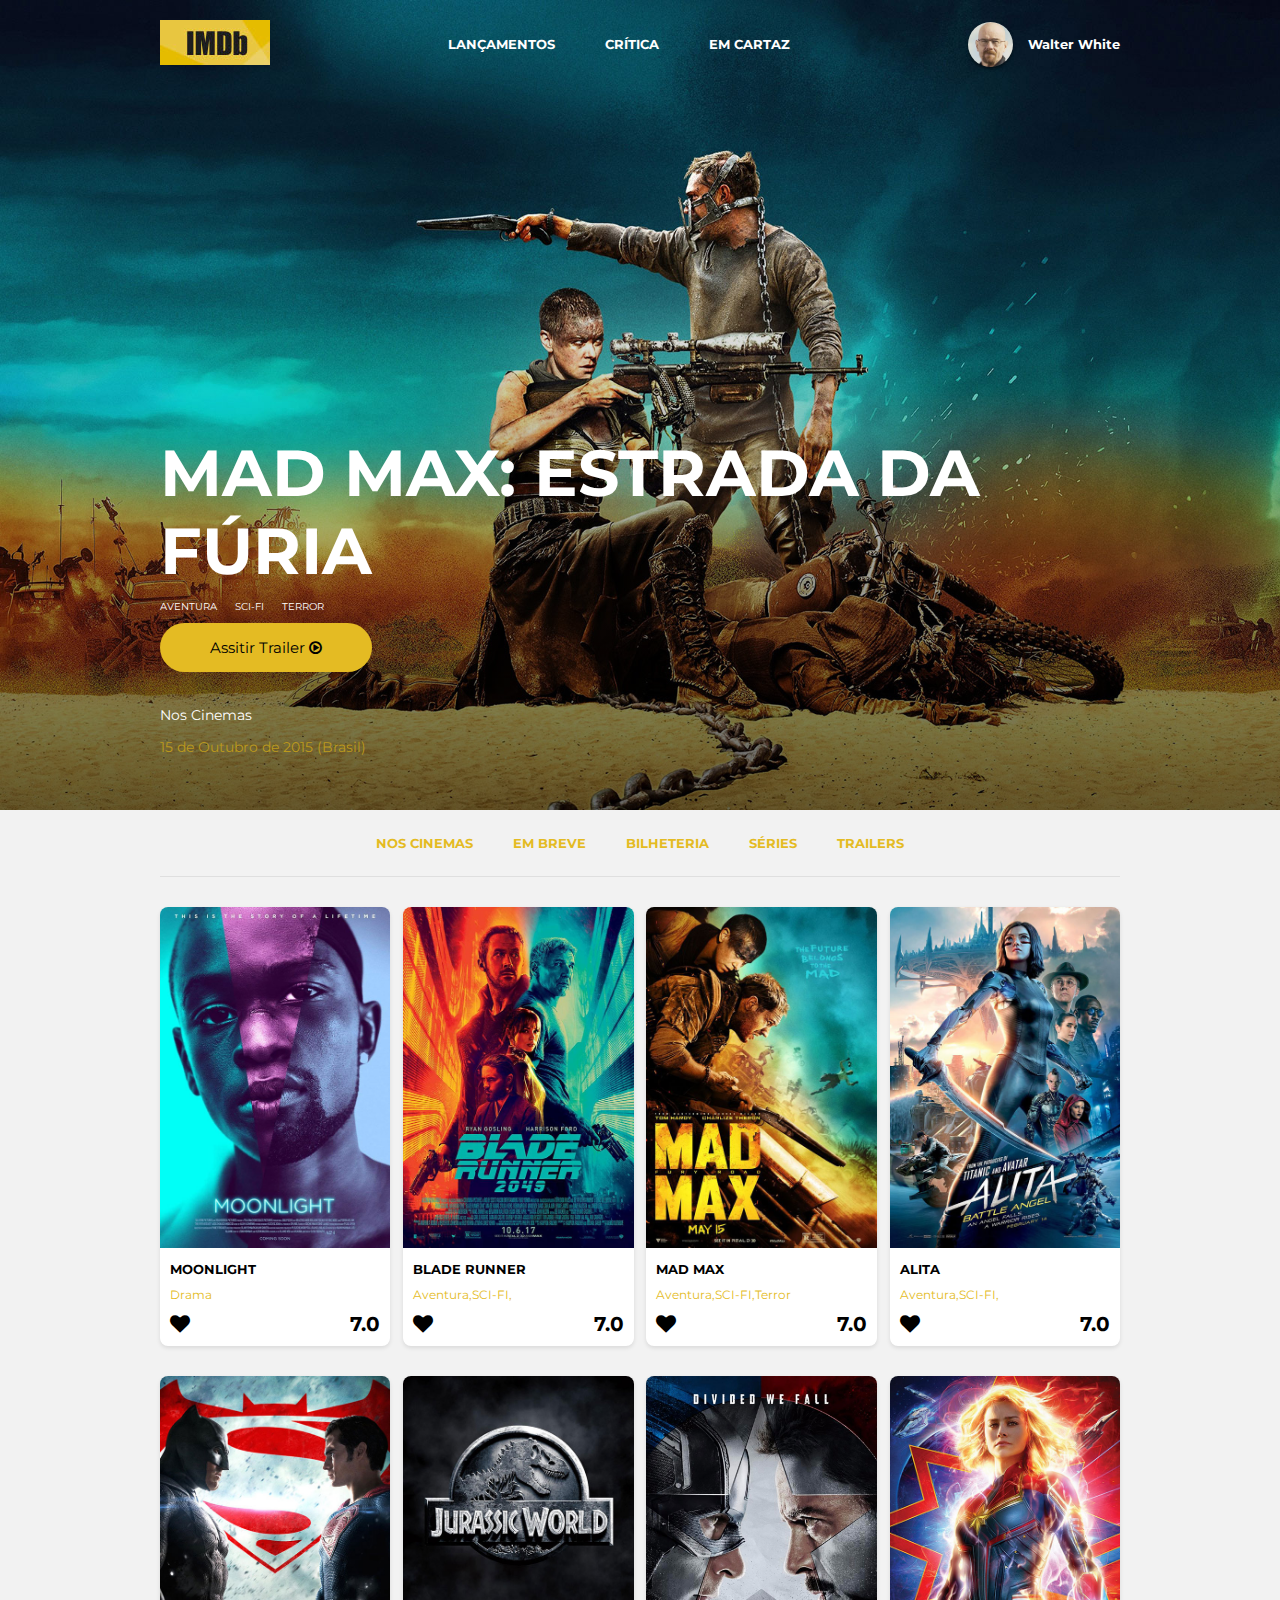
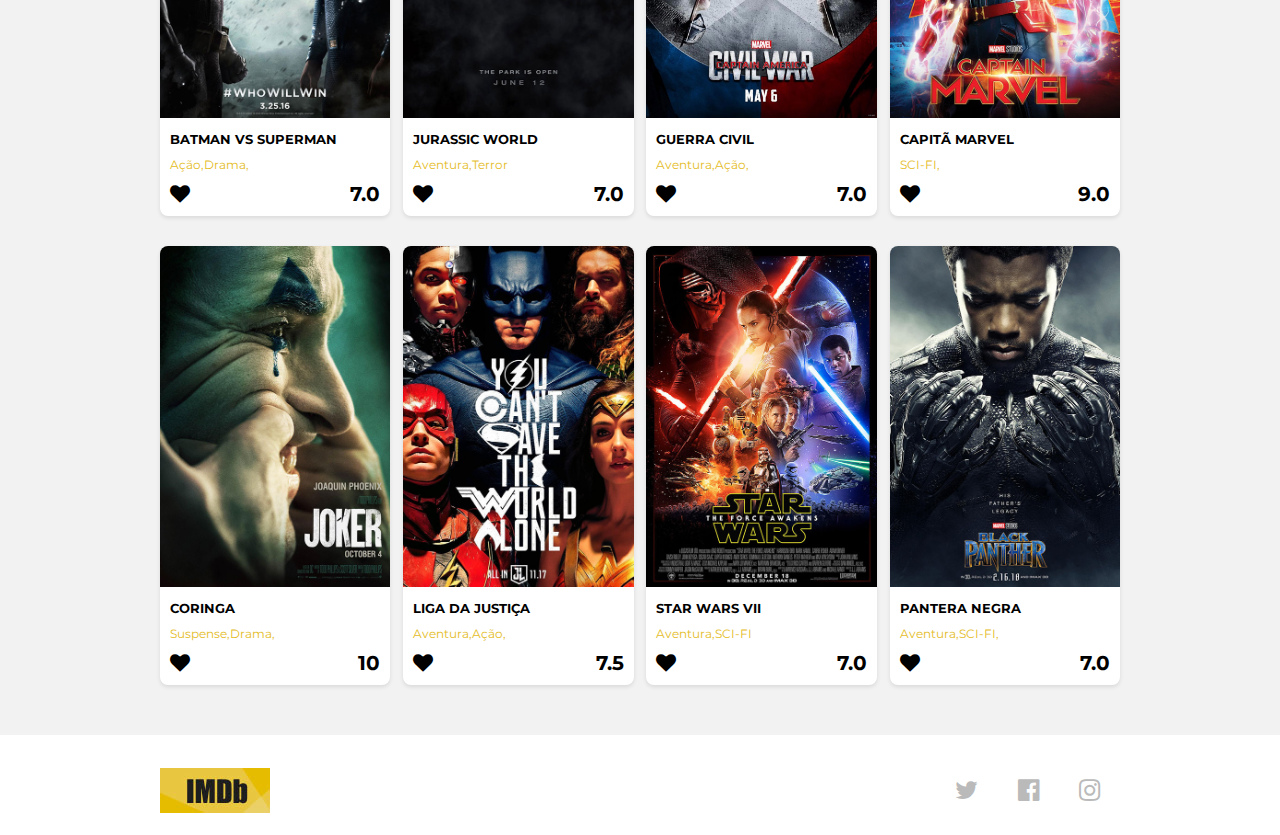
<file: Primeiro módulo/public/index.html>
<!DOCTYPE html>
<html class="no-js" lang="pt-br">
	<head>
		<meta charset="utf-8" />
		<meta http-equiv="x-ua-compatible" content="ie=edge" />
		<title>IMDB - CodeNation Filmes</title>
		<meta name="description" content="" />
		<link rel="shortcut icon" type="image/png" href="/favicon.png" />
		<meta name="viewport" content="width=device-width, initial-scale=1" />

		<link rel="stylesheet" href="css/normalize.css" />
		<link rel="stylesheet" href="css/main.css" />
	</head>

	<body>
			<header class="hero">
						<nav class="hero-menu">
							<div class="container">
								<a href="#" class="hero-logo">
									<img src="img/logo-imdb.jpg" alt="Logo IMDB">
								</a>
			
								<ul class="hero-lista">
									<li class="hero-lista-item"><a href="#">Lançamentos</a></li>
									<li class="hero-lista-item"><a href="#">Crítica</a></li>
									<li class="hero-lista-item"><a href="#">Em Cartaz</a></li>
								</ul>
			
								<div class="hero-usuario">
									<div class="hero-usuario-foto">
										<img src="img/walter-white.jpg" alt="Walter White">
									</div>
			
									<div class="hero-usuario-nome">
										Walter White
									</div>
								</div>
							</div>
						</nav>
			
						<div class="hero-conteudo">
							<div class="container">
								<h2 class="hero-titulo">Mad Max: Estrada da Fúria</h2>
			
								<p class="hero-genero">
									<a href="#" class="hero-genero-item">Aventura</a>
									<a href="#" class="hero-genero-item">SCI-FI</a>
									<a href="#" class="hero-genero-item">Terror</a>
								</p>
			
								<a href="#" class="hero-botao">Assitir Trailer <i class="fa fa-play-circle-o"></i></a>
			
								<div class="hero-informacao">
									<p>Nos Cinemas</p>
									<p>15 de Outubro de 2015 (Brasil)</p>
								</div>
							</div>
						</div>
					</header>
			
					<section class="catalogo">
						<nav class="catalogo-menu">
							<div class="container">
								<ul class="catalogo-menu-lista">
									<li class="catalogo-menu-lista-item">
										<a href="#">Nos Cinemas</a>
									</li>
									<li class="catalogo-menu-lista-item"><a href="#">Em breve</a></li>
									<li class="catalogo-menu-lista-item"><a href="#">Bilheteria</a></li>
									<li class="catalogo-menu-lista-item"><a href="#">Séries</a></li>
									<li class="catalogo-menu-lista-item"><a href="#">Trailers</a></li>
								</ul>
							</div>
						</nav>
			
						<div class="container">
							<ul class="catalogo-filmes-lista">
								<li class="catalogo-filmes-lista-item">
									<figure class="filme-poster">
										<img src="img/poster-moonlight.jpg" alt="">
										<div class="filme-poster-info">
											<h3>Moonlight</h3>
											<a href="#" class="filme-poster-link"><i class="fa fa-play" aria-hidden="true"></i></a>
										</div>
									</figure>
			
									<div class="filme-sinopse">
										<h3 class="filme-sinopse-titulo">Moonlight</h3>
										<p class="sinopse-genero">
											<a href="#" class="sinopse-genero-item">Drama</a>
										</p>
										<p class="filme-nota">
											<i class="fa fa-heart" aria-hidden="true"></i> 7.0
										</p>
									</div>
								</li>
			
								<li class="catalogo-filmes-lista-item">
									<figure class="filme-poster">
										<img src="img/poster-bladerunner.jpg" alt="">
										<div class="filme-poster-info">
											<h3>Blade Runner</h3>
											<a href="#" class="filme-poster-link"><i class="fa fa-play" aria-hidden="true"></i></a>
										</div>
									</figure>
			
									<div class="filme-sinopse">
										<h3 class="filme-sinopse-titulo">Blade Runner</h3>
										<p class="sinopse-genero">
											<a href="#" class="sinopse-genero-item">Aventura,</a>
											<a href="#" class="sinopse-genero-item">SCI-FI,</a>
										</p>
										<p class="filme-nota">
											<i class="fa fa-heart" aria-hidden="true"></i> 7.0
										</p>
									</div>
								</li>
			
								<li class="catalogo-filmes-lista-item">
									<figure class="filme-poster">
										<img src="img/poster-mad-max.jpg" alt="">
										<div class="filme-poster-info">
											<h3>Mad Max</h3>
											<a href="#" class="filme-poster-link"><i class="fa fa-play" aria-hidden="true"></i></a>
										</div>
									</figure>
			
									<div class="filme-sinopse">
										<h3 class="filme-sinopse-titulo">Mad Max</h3>
										<p class="sinopse-genero">
											<a href="#" class="sinopse-genero-item">Aventura,</a>
											<a href="#" class="sinopse-genero-item">SCI-FI,</a>
											<a href="#" class="sinopse-genero-item">Terror</a>
										</p>
										<p class="filme-nota">
											<i class="fa fa-heart" aria-hidden="true"></i> 7.0
										</p>
									</div>
								</li>
			
								<li class="catalogo-filmes-lista-item">
									<figure class="filme-poster">
										<img src="img/poster-alita.jpg" alt="">
										<div class="filme-poster-info">
											<h3>Alita</h3>
											<a href="#" class="filme-poster-link"><i class="fa fa-play" aria-hidden="true"></i></a>
										</div>
									</figure>
			
									<div class="filme-sinopse">
										<h3 class="filme-sinopse-titulo">Alita</h3>
										<p class="sinopse-genero">
											<a href="#" class="sinopse-genero-item">Aventura,</a>
											<a href="#" class="sinopse-genero-item">SCI-FI,</a>
										</p>
										<p class="filme-nota">
											<i class="fa fa-heart" aria-hidden="true"></i> 7.0
										</p>
									</div>
								</li>
			
								<li class="catalogo-filmes-lista-item">
									<figure class="filme-poster">
										<img src="img/poster-batman-superman.jpg" alt="">
										<div class="filme-poster-info">
											<h3>Batman VS Superman</h3>
											<a href="#" class="filme-poster-link"><i class="fa fa-play" aria-hidden="true"></i></a>
										</div>
									</figure>
			
									<div class="filme-sinopse">
										<h3 class="filme-sinopse-titulo">Batman VS Superman</h3>
										<p class="sinopse-genero">
											<a href="#" class="sinopse-genero-item">Ação,</a>
											<a href="#" class="sinopse-genero-item">Drama,</a>
										</p>
										<p class="filme-nota">
											<i class="fa fa-heart" aria-hidden="true"></i> 7.0
										</p>
									</div>
								</li>
			
								<li class="catalogo-filmes-lista-item">
									<figure class="filme-poster">
										<img src="img/poster-jurassic-world.jpg" alt="">
										<div class="filme-poster-info">
											<h3>Jurassic World</h3>
											<a href="#" class="filme-poster-link"><i class="fa fa-play" aria-hidden="true"></i></a>
										</div>
									</figure>
			
									<div class="filme-sinopse">
										<h3 class="filme-sinopse-titulo">Jurassic World</h3>
										<p class="sinopse-genero">
											<a href="#" class="sinopse-genero-item">Aventura,</a>
											<a href="#" class="sinopse-genero-item">Terror</a>
										</p>
										<p class="filme-nota">
											<i class="fa fa-heart" aria-hidden="true"></i> 7.0
										</p>
									</div>
								</li>
			
								<li class="catalogo-filmes-lista-item">
									<figure class="filme-poster">
										<img src="img/poster-civil-war.jpg" alt="">
										<div class="filme-poster-info">
											<h3>Guerra Civil</h3>
											<a href="#" class="filme-poster-link"><i class="fa fa-play" aria-hidden="true"></i></a>
										</div>
									</figure>
			
									<div class="filme-sinopse">
										<h3 class="filme-sinopse-titulo">Guerra Civil</h3>
										<p class="sinopse-genero">
											<a href="#" class="sinopse-genero-item">Aventura,</a>
											<a href="#" class="sinopse-genero-item">Ação,</a>
										</p>
										<p class="filme-nota">
											<i class="fa fa-heart" aria-hidden="true"></i> 7.0
										</p>
									</div>
								</li>
			
								<li class="catalogo-filmes-lista-item">
									<figure class="filme-poster">
										<img src="img/poster-capita-marvel.jpg" alt="">
										<div class="filme-poster-info">
											<h3>Capitã Marvel</h3>
											<a href="#" class="filme-poster-link"><i class="fa fa-play" aria-hidden="true"></i></a>
										</div>
									</figure>
									<div class="filme-sinopse">
										<h3 class="filme-sinopse-titulo">Capitã Marvel</h3>
										<p class="sinopse-genero">
											<a href="#" class="sinopse-genero-item">SCI-FI,</a>
										</p>
										<p class="filme-nota">
											<i class="fa fa-heart" aria-hidden="true"></i> 9.0
										</p>
									</div>
								</li>
			
								<li class="catalogo-filmes-lista-item">
									<figure class="filme-poster">
										<img src="img/poster-coringa.jpg" alt="">
										<div class="filme-poster-info">
											<h3>Coringa</h3>
											<a href="#" class="filme-poster-link"><i class="fa fa-play" aria-hidden="true"></i></a>
										</div>
									</figure>
									<div class="filme-sinopse">
										<h3 class="filme-sinopse-titulo">Coringa</h3>
										<p class="sinopse-genero">
											<a href="#" class="sinopse-genero-item">Suspense,</a>
											<a href="#" class="sinopse-genero-item">Drama,</a>
										</p>
										<p class="filme-nota">
											<i class="fa fa-heart" aria-hidden="true"></i> 10
										</p>
									</div>
								</li>
			
								<li class="catalogo-filmes-lista-item">
									<figure class="filme-poster">
										<img src="img/poster-liga-justica.jpg" alt="">
										<div class="filme-poster-info">
											<h3>Liga da Justiça</h3>
											<a href="#" class="filme-poster-link"><i class="fa fa-play" aria-hidden="true"></i></a>
										</div>
									</figure>
									<div class="filme-sinopse">
										<h3 class="filme-sinopse-titulo">Liga da Justiça</h3>
										<p class="sinopse-genero">
											<a href="#" class="sinopse-genero-item">Aventura,</a>
											<a href="#" class="sinopse-genero-item">Ação,</a>
										</p>
										<p class="filme-nota">
											<i class="fa fa-heart" aria-hidden="true"></i> 7.5
										</p>
									</div>
								</li>
			
								<li class="catalogo-filmes-lista-item">
									<figure class="filme-poster">
										<img src="img/poster-star-wars.jpg" alt="">
										<div class="filme-poster-info">
											<h3>Star Wars VII</h3>
											<a href="#" class="filme-poster-link"><i class="fa fa-play" aria-hidden="true"></i></a>
										</div>
									</figure>
									<div class="filme-sinopse">
										<h3 class="filme-sinopse-titulo">Star Wars VII</h3>
										<p class="sinopse-genero">
											<a href="#" class="sinopse-genero-item">Aventura,</a>
											<a href="#" class="sinopse-genero-item">SCI-FI</a>
										</p>
										<p class="filme-nota">
											<i class="fa fa-heart" aria-hidden="true"></i> 7.0
										</p>
									</div>
								</li>
			
								<li class="catalogo-filmes-lista-item">
									<figure class="filme-poster">
										<img src="img/poster-pantera-negra.jpg" alt="">
										<div class="filme-poster-info">
											<h3>Pantera Negra</h3>
											<a href="#" class="filme-poster-link"><i class="fa fa-play" aria-hidden="true"></i></a>
										</div>
									</figure>
									<div class="filme-sinopse">
										<h3 class="filme-sinopse-titulo">Pantera Negra</h3>
										<p class="sinopse-genero">
											<a href="#" class="sinopse-genero-item">Aventura,</a>
											<a href="#" class="sinopse-genero-item">SCI-FI,</a>
										</p>
										<p class="filme-nota">
											<i class="fa fa-heart" aria-hidden="true"></i> 7.0
										</p>
									</div>
								</li>
							</ul>
						</div>
					</section>
			
					<footer class="rodape">
						<div class="container">
							<img class="rodape-imagem" src="img/logo-imdb.jpg" alt="">
			
							<ul class="rodape-lista">
								<li class="rodape-lista-item icone-twitter">
									<a href="#">
										<i class="fa fa-twitter" aria-hidden="true"></i>
									</a>
								</li>
								<li class="rodape-lista-item icone-facebook">
									<a href="#">
										<i class="fa fa-facebook-official" aria-hidden="true"></i>
									</a>
								</li>
								<li class="rodape-lista-item icone-instagram">
									<a href="#">
										<i class="fa fa-instagram" aria-hidden="true"></i>
									</a>
								</li>
							</ul>
						</div>
					</footer>
				
			
			
	</body>
</html>
</file>
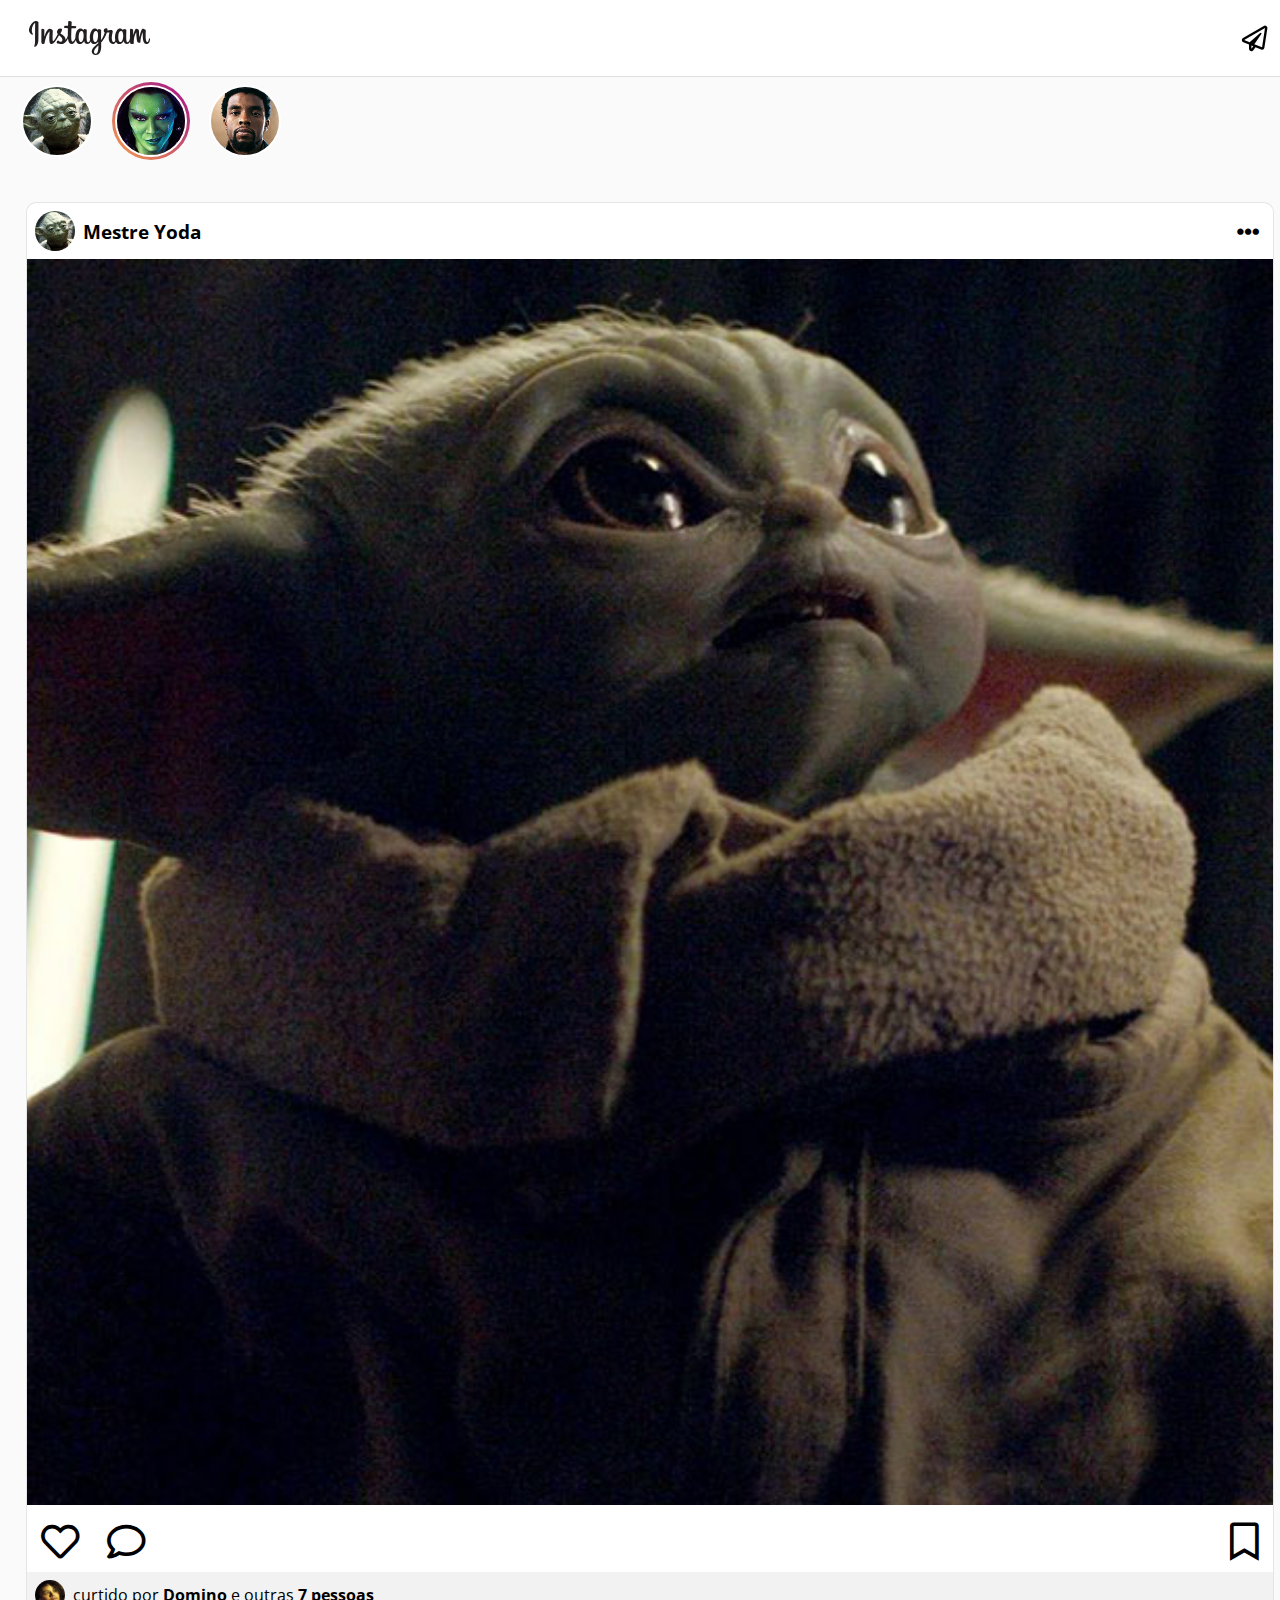
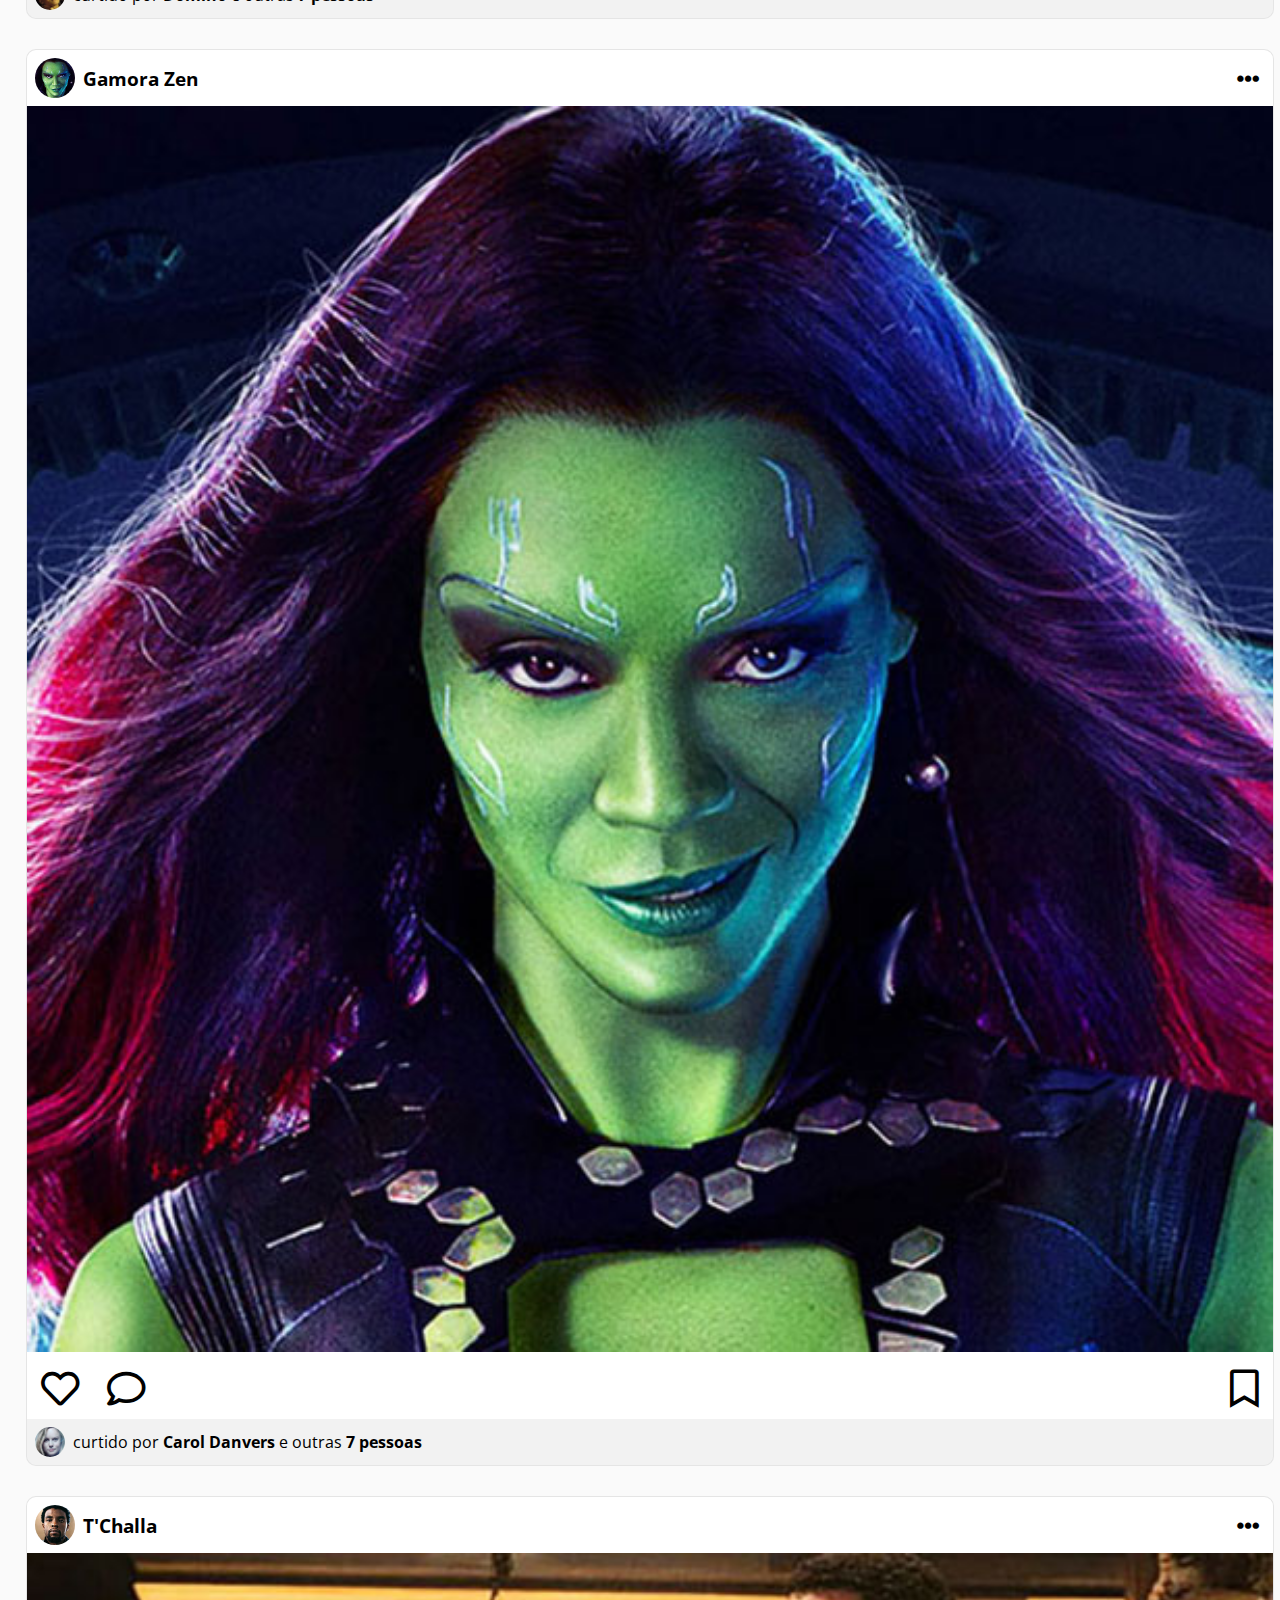
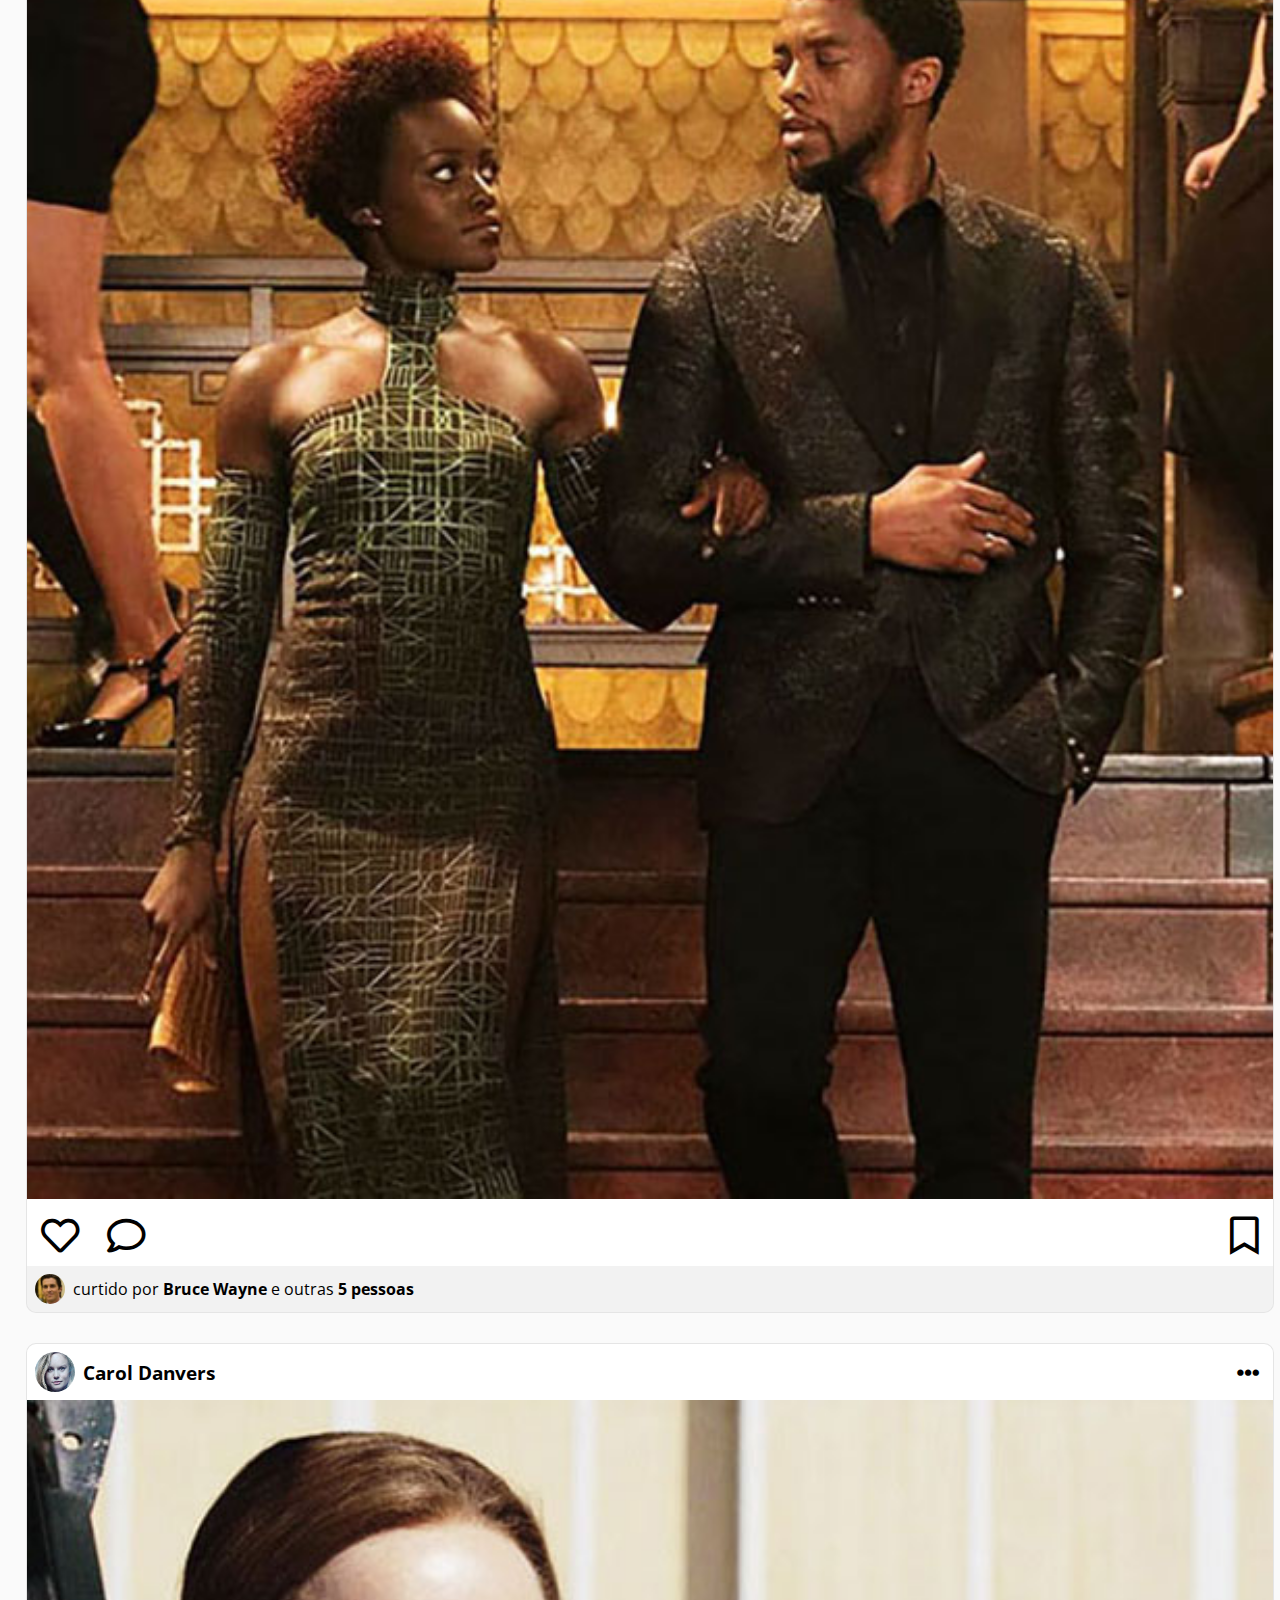
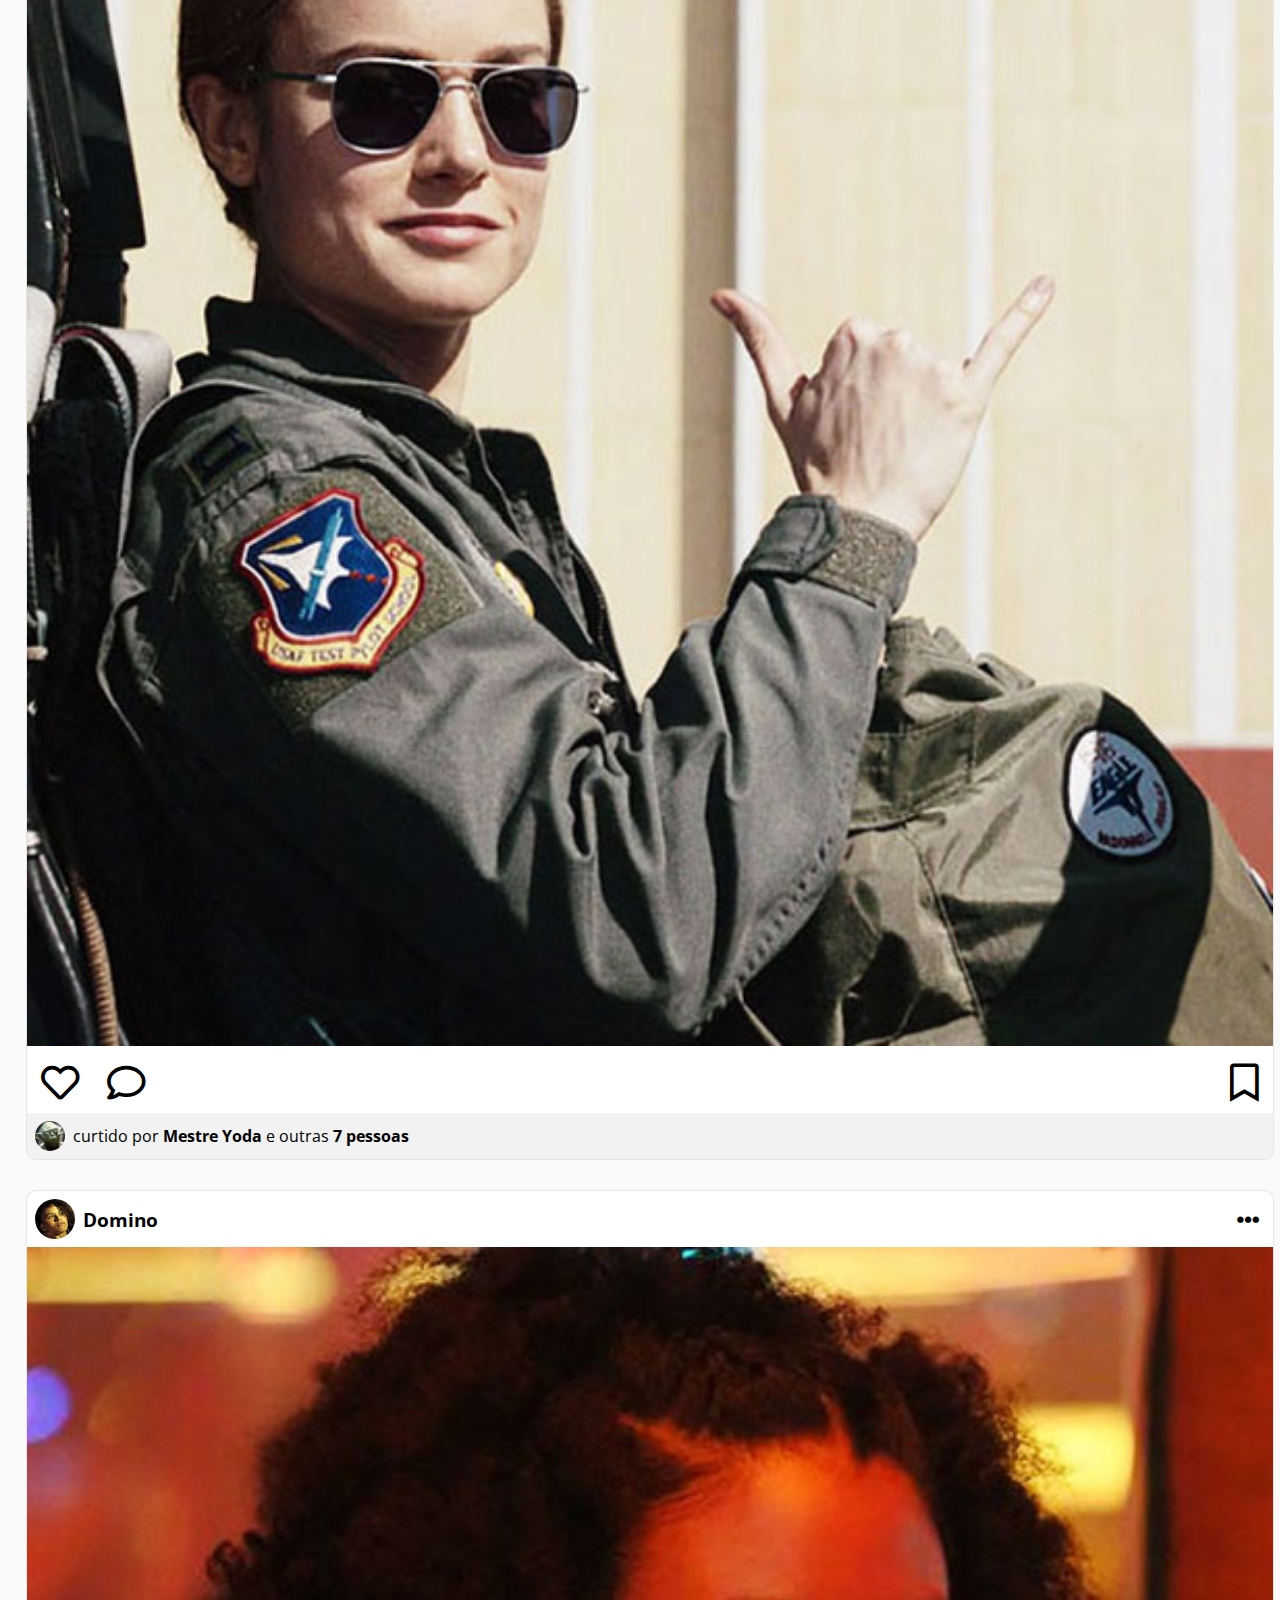
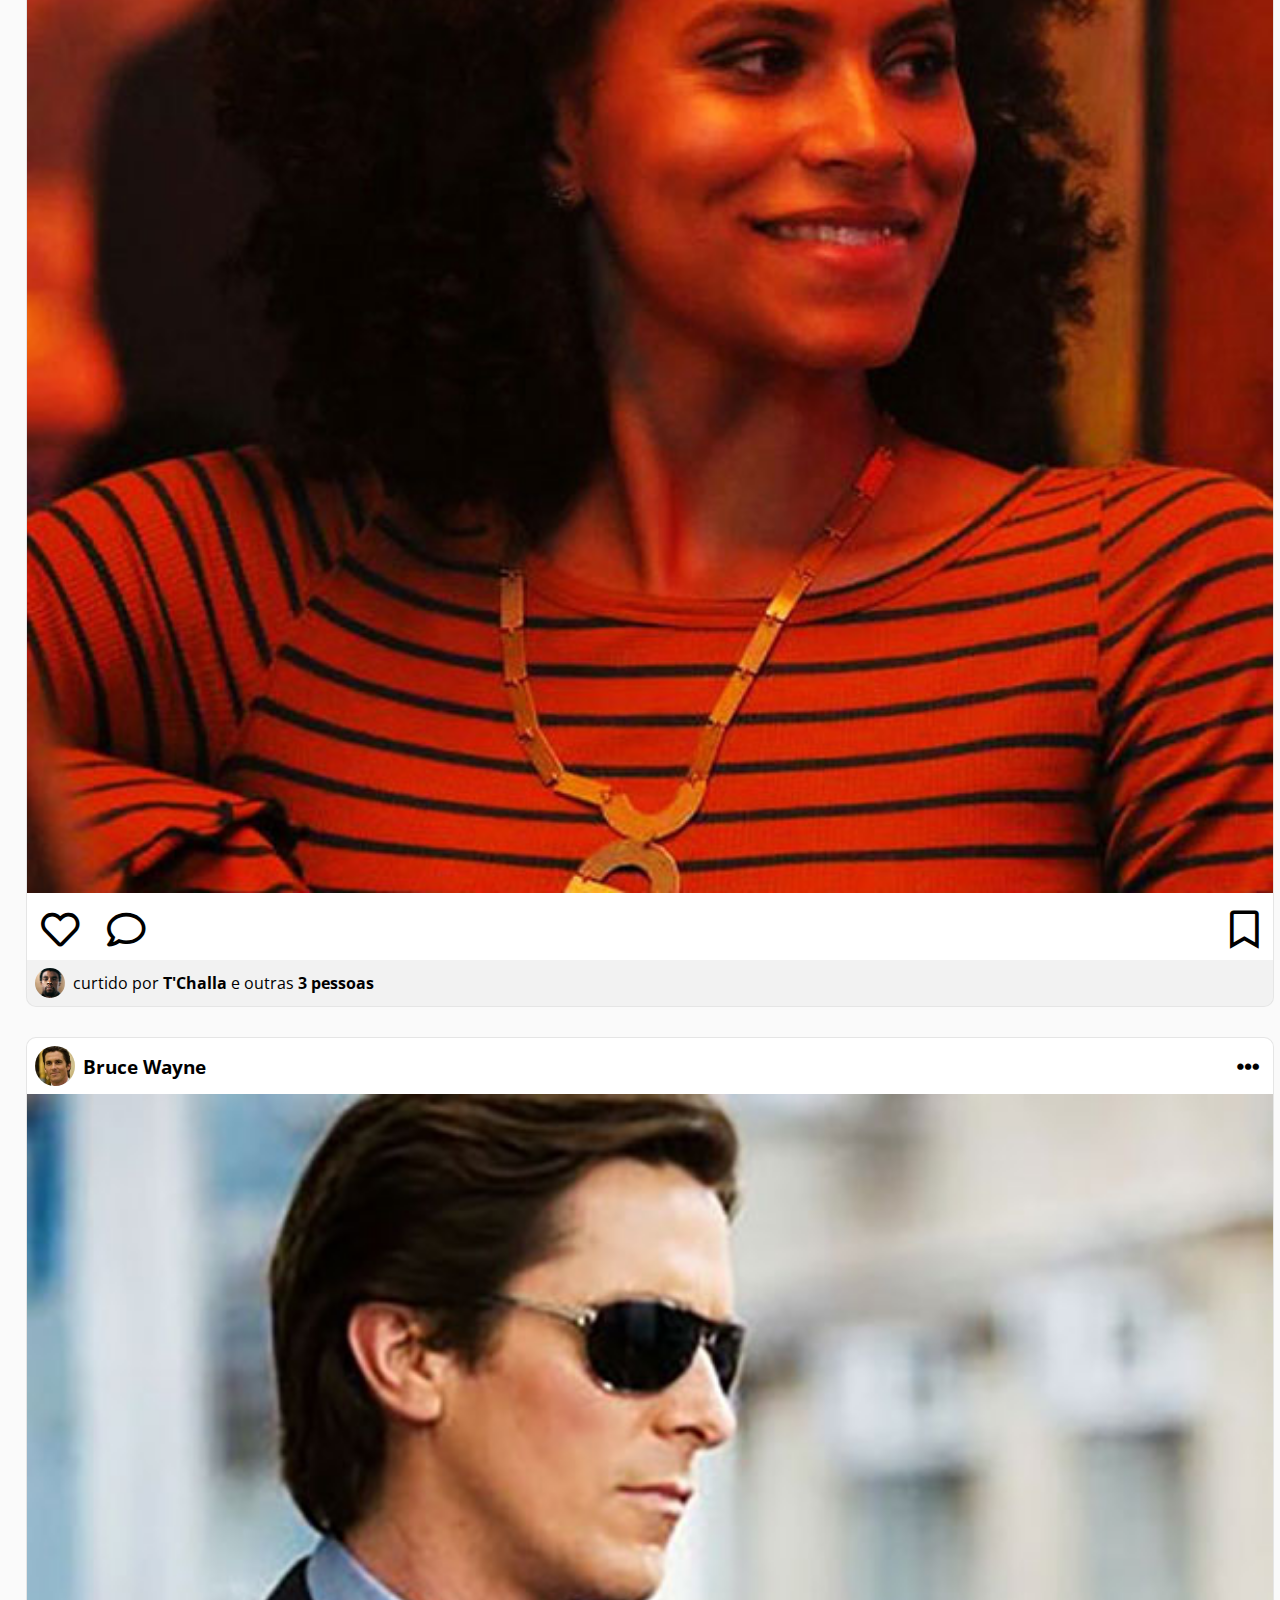
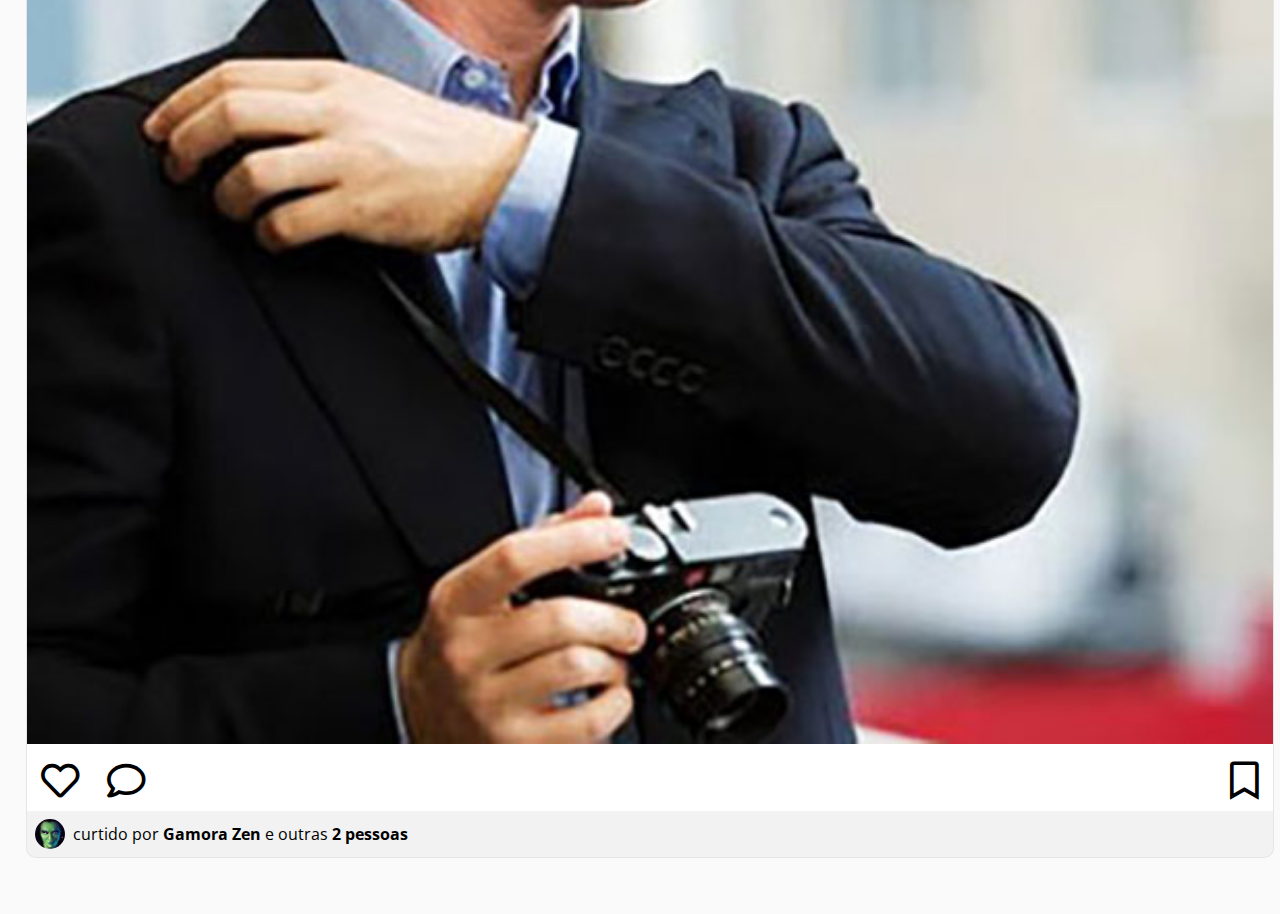
<file: Segundo módulo/public/index.html>
<!DOCTYPE html>
<html class="no-js" lang="pt-br">

<head>
	<meta charset="utf-8" />
	<title>Instagram Codenation</title>
	<meta name="description" content="" />
	<link rel="shortcut icon" type="image/png" href="/favicon.png" />
	<meta name="viewport" content="width=device-width, initial-scale=1" />

	<link rel="stylesheet" href="css/normalize.css" />
	<link rel="stylesheet" href="css/fontawesome.min.css" />
	<link rel="stylesheet" href="css/main.css" />
</head>

<body>
	<header class='topbar'>
		<div class="container">
			<a href="#" class="topbar__logo">
				<img src="img/instagram-logo.svg" alt="Instagram logo">
			</a>
			<button class="topbar__icon">
				<i class="far fa-paper-plane"></i>
			</button>
		</div>
	</header>
	<div class="container">
		<section class="stories">
			<div class="stories__container">
				<a href="#" class="user__thumb">
					<span class="user__thumb__wrapper">
						<img src="img/profiles/yoda/yoda-profile.jpg" alt="">
					</span>
				</a>

				<a href="#" class="user__thumb user__thumb--hasNew">
					<span class="user__thumb__wrapper">
						<img src="img/profiles/gamora/gamora-profile.jpg" alt="">
					</span>
				</a>

				<a href="#" class="user__thumb">
					<span class="user__thumb__wrapper">
						<img src="img/profiles/black-panther/black-panther-profile.jpg" alt="">
					</span>
				</a>
			</div>
		</section>
	</div>
	<div class="container">
		<section class="feed">
			<article class="post">
				<header class="post__header">
					<div class="user">
						<a href="#" class="user__thumb">
							<img src="img/profiles/yoda/yoda-profile.jpg" alt="">
						</a>

						<a href="#" class="user__name">Mestre Yoda</a>
					</div>

					<button class="post__context">
						<i class="fas fa-ellipsis-h"></i>
					</button>
				</header>

				<figure class="post__figure">
					<img src="img/profiles/yoda/yoda-1.jpg" alt="">
				</figure>

				<nav class="post__controls">
					<button class="post__control">
						<i class="far fa-heart"></i>
					</button>

					<button class="post__control">
						<i class="far fa-comment"></i>
					</button>

					<button class="post__control">
						<i class="far fa-bookmark"></i>
					</button>
				</nav>

				<div class="post__status">
					<div class="user">
						<a href="#" class="user__thumb">
							<img src="img/profiles/domino/domino-profile.jpg" alt="">
						</a>

						<span>
							curtido por <a href="#">Domino</a> e outras <a href="#">7 pessoas</a>
						</span>
					</div>
				</div>
			</article>

			<article class="post">
				<header class="post__header">
					<div class="user">
						<a href="#" class="user__thumb">
							<img src="img/profiles/gamora/gamora-profile.jpg" alt="">
						</a>

						<a href="#" class="user__name">Gamora Zen</a>
					</div>

					<button class="post__context">
						<i class="fas fa-ellipsis-h"></i>
					</button>
				</header>

				<figure class="post__figure">
					<img src="img/profiles/gamora/gamora-1.jpg" alt="">
				</figure>

				<nav class="post__controls">
					<button class="post__control">
						<i class="far fa-heart"></i>
					</button>

					<button class="post__control">
						<i class="far fa-comment"></i>
					</button>

					<button class="post__control">
						<i class="far fa-bookmark"></i>
					</button>
				</nav>

				<div class="post__status">
					<div class="user">
						<a href="#" class="user__thumb">
							<img src="img/profiles/carol/carol-profile.jpg" alt="">
						</a>

						<span>
							curtido por <a href="#">Carol Danvers</a> e outras <a href="#">7 pessoas</a>
						</span>
					</div>
				</div>
			</article>

			<article class="post">
				<header class="post__header">
					<div class="user">
						<a href="#" class="user__thumb">
							<img src="img/profiles/black-panther/black-panther-profile.jpg" alt="">
						</a>

						<a href="#" class="user__name">T'Challa</a>
					</div>

					<button class="post__context">
						<i class="fas fa-ellipsis-h"></i>
					</button>
				</header>

				<figure class="post__figure">
					<img src="img/profiles/black-panther/black-panther-1.jpg" alt="">
				</figure>

				<nav class="post__controls">
					<button class="post__control">
						<i class="far fa-heart"></i>
					</button>

					<button class="post__control">
						<i class="far fa-comment"></i>
					</button>

					<button class="post__control">
						<i class="far fa-bookmark"></i>
					</button>
				</nav>

				<div class="post__status">
					<div class="user">
						<a href="#" class="user__thumb">
							<img src="img/profiles/bruce/bruce-profile.jpg" alt="">
						</a>

						<span>
							curtido por <a href="#">Bruce Wayne</a> e outras <a href="#">5 pessoas</a>
						</span>
					</div>
				</div>
			</article>

			<article class="post">
				<header class="post__header">
					<div class="user">
						<a href="#" class="user__thumb">
							<img src="img/profiles/carol/carol-profile.jpg" alt="">
						</a>

						<a href="#" class="user__name">Carol Danvers</a>
					</div>

					<button class="post__context">
						<i class="fas fa-ellipsis-h"></i>
					</button>
				</header>

				<figure class="post__figure">
					<img src="img/profiles/carol/carol-1.jpg" alt="">
				</figure>

				<nav class="post__controls">
					<button class="post__control">
						<i class="far fa-heart"></i>
					</button>

					<button class="post__control">
						<i class="far fa-comment"></i>
					</button>

					<button class="post__control">
						<i class="far fa-bookmark"></i>
					</button>
				</nav>

				<div class="post__status">
					<div class="user">
						<a href="#" class="user__thumb">
							<img src="img/profiles/yoda/yoda-profile.jpg" alt="">
						</a>

						<span>
							curtido por <a href="#">Mestre Yoda</a> e outras <a href="#">7 pessoas</a>
						</span>
					</div>
				</div>
			</article>

			<article class="post">
				<header class="post__header">
					<div class="user">
						<a href="#" class="user__thumb">
							<img src="img/profiles/domino/domino-profile.jpg" alt="">
						</a>

						<a href="#" class="user__name">Domino</a>
					</div>

					<button class="post__context">
						<i class="fas fa-ellipsis-h"></i>
					</button>
				</header>

				<figure class="post__figure">
					<img src="img/profiles/domino/domino-1.jpg" alt="">
				</figure>

				<nav class="post__controls">
					<button class="post__control">
						<i class="far fa-heart"></i>
					</button>

					<button class="post__control">
						<i class="far fa-comment"></i>
					</button>

					<button class="post__control">
						<i class="far fa-bookmark"></i>
					</button>
				</nav>

				<div class="post__status">
					<div class="user">
						<a href="#" class="user__thumb">
							<img src="img/profiles/black-panther/black-panther-profile.jpg" alt="">
						</a>

						<span>
							curtido por <a href="#">T'Challa</a> e outras <a href="#">3 pessoas</a>
						</span>
					</div>
				</div>
			</article>

			<article class="post">
				<header class="post__header">
					<div class="user">
						<a href="#" class="user__thumb">
							<img src="img/profiles/bruce/bruce-profile.jpg" alt="">
						</a>

						<a href="#" class="user__name">Bruce Wayne</a>
					</div>

					<button class="post__context">
						<i class="fas fa-ellipsis-h"></i>
					</button>
				</header>

				<figure class="post__figure">
					<img src="img/profiles/bruce/bruce-1.jpg" alt="">
				</figure>

				<nav class="post__controls">
					<button class="post__control">
						<i class="far fa-heart"></i>
					</button>

					<button class="post__control">
						<i class="far fa-comment"></i>
					</button>

					<button class="post__control">
						<i class="far fa-bookmark"></i>
					</button>
				</nav>

				<div class="post__status">
					<div class="user">
						<a href="#" class="user__thumb">
							<img src="img/profiles/gamora/gamora-profile.jpg" alt="">
						</a>

						<span>
							curtido por <a href="#">Gamora Zen</a> e outras <a href="#">2 pessoas</a>
						</span>
					</div>
				</div>
			</article>
		</section>
	</div>
</body>

</html>
</file>
<file: Segundo módulo/public/css/main.css>
@import url('https://fonts.googleapis.com/css?family=Open+Sans:400,700&display=swap');

*,
*:after,
*:before {
	box-sizing: border-box;
}

body {
    padding-top: 56px;
    font-family: 'Open Sans', sans-serif;
    background-color: #FAFAFA;
    color: #000;
}

.container {
    width: 100%;
    margin: 10px 10px;
}

/*  Cabeçalho */
.topbar {
    backface-visibility: hidden;
    background-color: white;
    left: 0;
    padding: 8px 16px;
    position: fixed;
    top: 0;
    width: 100%;
    box-shadow: 0 1px 0 rgba(0, 0, 0, .1);
}

.topbar .container {
    display: flex;
    justify-content: space-between;
}

.topbar__logo {
    display: inline-block;
    height: 40px;
}

a {
    text-decoration: none;
    color: #000;
    font-weight: bold;
}

.topbar__logo img {
    height: 100%;
}

.topbar__icon {
    font-size: 1.6rem;
}

button {
    background-color: transparent;
    border: none;
    box-shadow: none;
    outline: none;
}

/*  Stories */

.stories {
    overflow-x: hidden;
    overflow-y: auto;
    width: 100%;
    padding: 16px 0;
}

.stories__container {
    align-items: center;
    display: flex;
    justify-content: flex-start;
    width: 100%;
}

.stories .user__thumb {
    width: 78px;
    height: 78px;
    margin: 0 8px;
    justify-content: center;
    align-items: center;
}

.user__thumb {
    display: flex;
    border-radius: 100%;
    overflow: hidden;
}

.user__thumb a {
    text-decoration: none;
    color: #000;
    font-weight: bold;
}

.stories .user__thumb__wrapper {
    height: 72px;
    width: 72px;
}

.user__thumb__wrapper {
    border-radius: 100%;
    border: 2px solid white;
    display: inline-block;
    overflow: hidden;
}

.user__thumb--hasNew {
    background: linear-gradient(45deg, rgba(245,160,77,1) 0%, rgba(160,15,139,1) 100%);
}

.user__thumb img {
    height: 100%;
    width: 100%;
}

/*  Feed */

.feed {
    width: 100%;
    display: flex;
    flex-direction: column;
    padding: 16px;
}

.post {
    background-color: white;
    border-radius: 10px;
    border: 1px solid rgba(0, 0, 0, .1);
    display: flex;
    flex-direction: column;
    overflow: hidden;
    margin-bottom: 30px;
}

.post__header {
    align-items: center;
    display: flex;
    justify-content: space-between;
    padding: 8px;
}

.post__header .user {
    display: flex;
    align-items: center;
}

.post__header .user__thumb {
    height: 40px;
    margin-right: 8px;
    width: 40px;
}

.post__header .user__name {
    color: black;
    font-size: 1.2rem;
    font-weight: bold;
    text-decoration: none;
}

.post__context {
    font-size: 1.4rem;
}

button {
    background-color: transparent;
    border: none;
    box-shadow: none;
    outline: none;
}

.fa, .fas {
    font-weight: 900;
}

.fa, .far, .fas {
    font-family: "Font Awesome 5 Free";
}

.fa, .fab, .fad, .fal, .far, .fas {
    -moz-osx-font-smoothing: grayscale;
    -webkit-font-smoothing: antialiased;
    display: inline-block;
    font-style: normal;
    font-variant: normal;
    text-rendering: auto;
    line-height: 1;
}

.post__control:last-of-type {
    justify-self: flex-end;
    margin-left: auto;
}

.post__status {
    display: flex;
    padding: 8px;
    background-color: rgba(0, 0, 0, 0.05);
}

.user__thumb img {
    height: 100%;
    width: 100%;
}

.post__figure {
    overflow: hidden;
    margin: 0;
    height: auto;
    width: 100%;
}

.post__figure img {
    width: 100%;
}

.post__controls {
    width: 100%;
    display: flex;
    justify-content: flex-start;
    align-items: center;
    padding: 4px 0;
}

.post__control {
    font-size: 2.4rem;
    margin: 0 8px;
}

.post__status .user {
    display: flex;
    justify-content: flex-start;
    align-items: center;
}

.user__thumb img {
    height: 100%;
    width: 100%;
}

.post__status .user__thumb {
    height: 30px;
    width: 30px;
    margin-right: 8px;
}
</file>
<file: Primeiro módulo/public/css/main.css>
@import url(https://maxcdn.bootstrapcdn.com/font-awesome/4.6.3/css/font-awesome.min.css);
@import url(https://fonts.googleapis.com/css?family=Montserrat:400,700);

* {
	box-sizing: border-box;
}


body {
    font-size: 10px;
    font-family: "Montserrat", sans-serif;
}

.hero {
    background-attachment: fixed;
    background-image: url(../img/capa-madmax2.jpg);
    background-repeat: no-repeat;
    background-size: cover;
    display: flex;
    flex-direction: column;
    height: 90vh;
    justify-content: space-between;
    padding: 20px;
    position: relative;
    width: 100%;
}

.hero:after {
    background: linear-gradient( 0deg, rgba(0, 0, 0, 0.6) 0%, rgba(0, 212, 255, 0) 75% );
    content: "";
    height: 100%;
    left: 0;
    position: absolute;
    top: 0;
    width: 100%;
}

.hero-menu {
    z-index: 2;
	display: flex;
	
}

.hero-menu .container {
    align-items: center;
    display: flex;
    justify-content: space-between;
}


.hero-conteudo .container {
    position: relative;
    z-index: 2;
}

.hero-logo {
    display: inline-block;
}

.hero-lista {
	
    display: flex;
    list-style: none;
    margin: 0;
    padding: 0;
}

.hero-lista-item {
    margin: 0 25px;
}

.hero-lista-item a{
	color: #fff;
    font-size: 1.3em;
    font-weight: bold;
    text-decoration: none;
    text-transform: uppercase;
    transition: all 0.2s
}
.hero-usuario-foto {
    border-radius: 100%;
    box-shadow: 0 2px 3px rgba(0, 0, 0, 0.5);
    height: 45px;
    margin-right: 15px;
    overflow: hidden;
    width: 45px;
}

.hero-usuario-foto img {
    width: 100%;
    height: auto;
}

.hero-usuario-nome {
    color: #fff;
    font-size: 1.3em;
    font-weight: bold;
}

.hero-usuario {
    display: flex;
    justify-content: flex-start;
    align-items: center;
}

.hero-titulo {
    color: #fff;
    font-size: 6.5em;
    font-weight: bold;
    line-height: 1.2em;
    margin: 0;
    text-transform: uppercase;
}

.hero-titulo h2 {
    display: block;
    margin-block-start: 0.83em;
    margin-block-end: 0.83em;
    margin-inline-start: 0px;
    margin-inline-end: 0px;
    
}

.hero-genero-item {
    color: #fff;
    text-decoration: none;
    margin-right: 15px;
    text-transform: uppercase;
    transition: all 0.2s ease-in-out;
}

.hero-genero-item a {
	background-color: transparent;
}

.hero-botao {
    display: inline-block;
    padding: 15px 50px;
    color: #000;
    font-size: 1.5em;
    text-decoration: none;
    background-color: #e4bb23;
    border-radius: 40px;
    position: relative;
    transition: all 0.2s ease-in-out;
}

.hero-informacao p {
    display: block;
    margin-block-start: 1em;
    margin-block-end: 1em;
    margin-inline-start: 0px;
    margin-inline-end: 0px;
}

.hero-informacao {
	display: block;
    padding: 20px 0;
    font-size: 1.4em;
    color: #fff;
}

.hero-informacao p:last-child {
    color: #bc9a1d;
}

.catalogo {
    background-color: #f2f2f2;
    width: 100%;
}

.catalogo-menu {
    width: 100%;
}


.catalogo-menu-lista-item {
    margin: 0 20px;
}

.container {
    margin: 0 auto;
    position: relative;
    width: 960px;
}

.catalogo-menu-lista {
    align-items: center;
    border-bottom: 1px solid rgba(0, 0, 0, 0.08);
    display: flex;
    justify-content: center;
    list-style: none;
    margin: 0 auto;
    padding: 0 20px;
}

.catalogo-menu-lista-item a {
    color: #e4bb23;
    display: inline-block;
    padding: 25px 0;
    font-size: 1.3em;
    font-weight: bold;
    text-decoration: none;
    text-transform: uppercase;
    transition: all 0.2s ease-in-out;
}

.catalogo-filmes-lista {
    align-items: flex-start;
    display: flex;
    flex-direction: row;
    flex-wrap: wrap;
    justify-content: space-between;
    padding: 20px 0;
    width: 100%;
}

.catalogo-filmes-lista-item {
    background-color: #fff;
    border-radius: 8px;
    box-shadow: 0 2px 4px rgba(0, 0, 0, 0.1);
    display: flex;
    flex-direction: column;
    margin-bottom: 30px;
    overflow: hidden;
    width: 24%;
}

.filme-poster {
    margin: 0;
    width: 100%;
    height: auto;
    overflow: hidden;
    position: relative;
}

.filme-poster-link {
    color: #fff;
    font-size: 5em;
    transition: all 0.2s ease-in-out;
}

.filme-poster img {
    width: 100%;
    height: auto;
}

.filme-poster-info {
    align-items: center;
    background-color: rgba(0, 0, 0, 0.5);
    display: flex;
    flex-direction: column;
    height: 100%;
    justify-content: center;
    left: 0;
    opacity: 0;
    padding: 80px 20px;
    position: absolute;
    text-align: center;
    top: 0;
    transition: all 0.2s ease-in-out;
    visibility: hidden;
    width: 100%;
    z-index: 1;
}

.filme-poster-info h3 {
    color: #e4bb23;
    font-size: 2em;
    line-height: 1em;
    text-transform: uppercase;
}

.filme-sinopse {
    padding: 10px;
    width: 100%;
}

.filme-sinopse-titulo {
    font-size: 1.3em;
    font-weight: bold;
    margin: 0;
    text-transform: uppercase;
}

.sinopse-genero {
    margin: 10px 0;
    display: flex;
}

.sinopse-genero-item {
    text-decoration: none;
    font-size: 1.2em;
    color: #e4bb23;
}

.filme-nota {
    margin: 0;
    align-items: center;
    display: flex;
    font-size: 2em;
    font-weight: bold;
    justify-content: space-between;
}

.rodape {
    background-color: #fff;
    color: #bababa;
    padding: 20px 0;
    text-align: center;
    width: 100%;
}

.rodape .container {
    display: flex;
    justify-content: space-between;
    align-items: center;
}

.rodape-lista {
    padding: 0;
    list-style: none;
    display: flex;
}

.rodape-lista-item {
    margin: 0 20px;
}

.rodape-lista-item a {
    font-size: 2.5em;
    color: #bababa;
    text-decoration: none;
    transition: all 0.2s ease-in-out;
    background-color: transparent;
}

.fa {
    display: inline-block;
    font: normal normal normal 14px/1 FontAwesome;
    font-size: inherit;
    text-rendering: auto;
    -webkit-font-smoothing: antialiased;
    -moz-osx-font-smoothing: grayscale;
}
</file>
